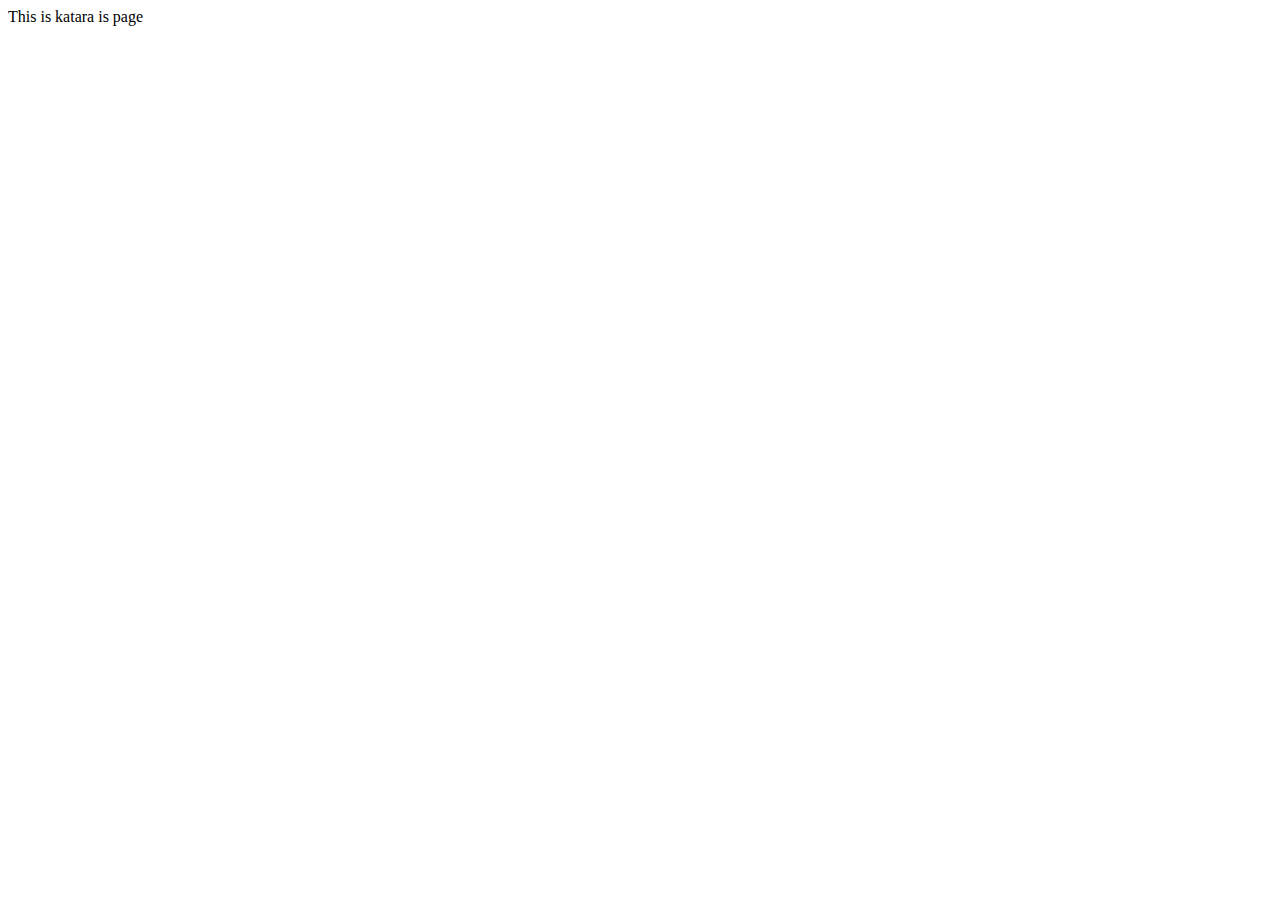
<file: pages/katara.html>
<!DOCTYPE html>
<html lang="en">
<head>
  <meta charset="UTF-8">
  <meta name="viewport" content="width=device-width, initial-scale=1.0">
  <title>Document</title>
</head>
<body>
  This is katara is page
</body>
</html>
</file>
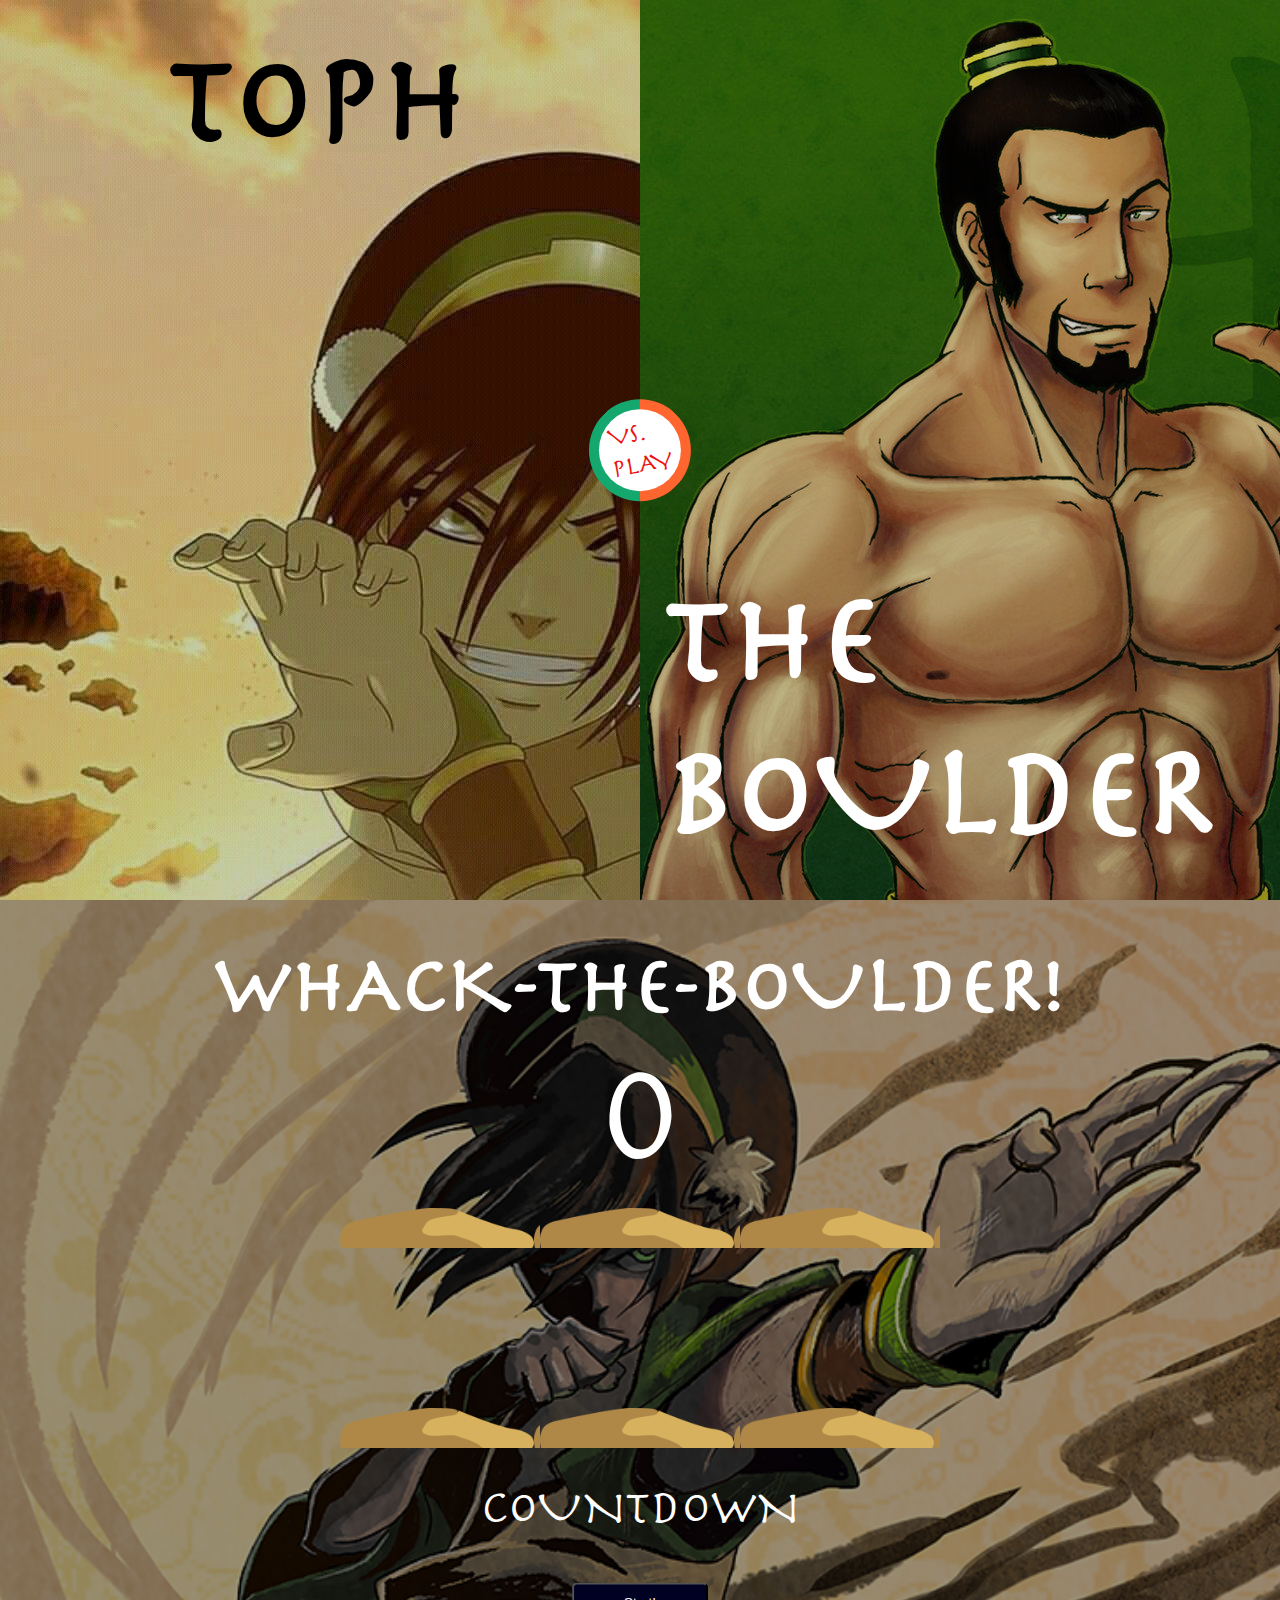
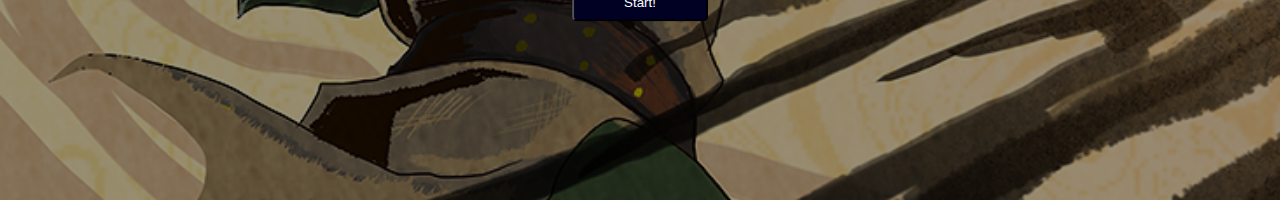
<file: pages/toph.html>
<!DOCTYPE html>
<html lang="en">
<head>
  <!-- Basic Meta -->
  <meta charset="utf-8" />
  <meta name="viewport" content="width=device-width, initial-scale=1, shrink-to-fit=no" />
  <!-- The Creater -->
  <meta name="author" content="Nairobi Sheikh" />
  <meta name="description"
    content="Avatar the last airbender, the game. A basic game where you get to paly the role of whatever avatar you choose. You go through their life experience, fight their enemies and bring peace to the villages." />

  <!-- Favicon -->
  <link rel="icon" href="../img/theFace.jpg" type="image/png" sizes="16x16" />

  <!-- CSS Link -->
  <link rel="stylesheet" href="../css/toph.css">

  <title>AvatarTheLastAirbenderTheGame</title>
</head>
<body>
  <header class="container">
    <div class="wrapper">
      <div class="sides">
        <div class="side toph">
          <h1 class="name">Toph</h1>
        </div>
        <div class="versus">
          <span><a href="#undergroundFight">VS.<br>play</a></span>
        </div>
        <div class="side theBoulder">
          <h1 class="name">The Boulder</h1>
        </div>
      </div>
    </div>
  </header>
  <main id="content">
    <section id="undergroundFight">
      <h2 class="title-main">Whack-The-Boulder!</h2>
      <div class="msg1"></div>
      <div class="msg2"></div>
      <div class="score">0</div>
      <div class="game">
        <div class="hole hole1">
          <div class="the-boulder"></div>
        </div>
        <div class="hole hole2">
          <div class="the-boulder"></div>
        </div>
        <div class="hole hole3">
          <div class="the-boulder"></div>
        </div>
        <div class="hole hole4">
          <div class="the-boulder"></div>
        </div>
        <div class="hole hole5">
          <div class="the-boulder"></div>
        </div>
        <div class="hole hole6">
          <div class="the-boulder"></div>
        </div>
      </div>
      <div class="countdown">countdown</div>
      <button class="btn">Start!</button>
    </section>
  </main>
  <script src="../script/toph.js"></script>
</body>
</html>
</file>
<file: css/toph.css>
* {
	margin: 0;
	padding: 0;
  box-sizing: border-box;
}

body {
  font-family: 'roman';
  color: #fff;
}

@font-face {
  font-family: 'roman';
  src: url(/fonts/HerculanumLTStd.otf);
}
/* Start of herder content */
.wrapper {
  height: 100%;
  overflow: hidden;
  display: flex;
  justify-content: center;
  align-items: center;
}

.sides {
  position: relative;
  animation: 0.7s customBounce ease 0.4s both;

  display: grid;
  grid-template-columns: 50vw 50vw;
}

@keyframes customBounce {
  0% {
    grid-gap: 100vw;
  }
  12% {
    grid-gap: 90vw;
  }
  24% {
    grid-gap: 57vw;
  }
  36% {
    grid-gap: 3vw;
  }
  54% {
    grid-gap: 25vw;
  }
  74% {
    grid-gap: 2.5vw;
  }
  82% {
    grid-gap: 6.25vw;
  }
  92% {
    grid-gap: .7vw;
  }
  96% {
    grid-gap: 1.5vw;
  }
  100% {
    grid-gap: 0;
  }
}

.side {
  display: flex;
  flex-direction: column;
  align-items: center;

  font-size: 5vw;
}

.toph {
  background: linear-gradient(
    to right bottom,
    rgba(0, 0, 0, 0.2),
    rgba(0, 0, 0, 0.2)), url('../img/toph.jpg');
  height: 100vh;
  color: #000;
  /* object-fit: contain; */
}

.theBoulder {
  background: linear-gradient(
    to right bottom,
    rgba(0, 0, 0, 0.2),
    rgba(0, 0, 0, 0.2)), url('../img/TheBoulder2.jpg');
  height: 100vh;
  color: #fff;
  /* object-fit: contain; */
  flex-direction: column-reverse;
}

.name {
  margin: 0.2em;
}

.versus {
  position: absolute;
  width: 8vw;
  height: 8vw;
  background: #ffffff;
  border-radius: 50%;
  left: 0;
  right: 0;
  bottom: 0;
  top: 0;
  margin: auto;
  z-index: 3;
  display: flex;
  align-items: center;
  justify-content: center;
  font-size: 2vw;
  color: #123456;
  border-width: 10px;
  border-style: solid;
  border-color: #14a76e #ff652f #ff652f #14a76e;
  transform: rotate(-45deg);
}
.versus span {
  transform: rotate(35deg);
}
a {
  text-decoration: none;
  color: rgb(236, 17, 17);
}
a:hover {
  color: #14a76e;
}
/* End of header content */

/* Start of main content */
#content {
  background-image:
    linear-gradient(
      to right bottom,
      rgba(0, 0, 0, 0.4),
      rgba(0, 0, 0, 0.4)), url(../img/tophKillerEye.jpg);
  background-size: cover;
  background-position: top bottom;
  height: 100vh;
}

.title-main {
  text-align: center;
  font-size: 5rem;
  line-height:1;
  padding-top: 3rem;
}

.score {
  font-size: 150px;
  margin-bottom: -10rem;
  text-align: center;
}

.game {
  width:600px;
  height:400px;
  display:flex;
  flex-wrap:wrap;
  margin:0 auto;
}

.hole {
  flex: 1 0 33.33%;
  overflow: hidden;
  position: relative;
}

.hole:after {
  display: block;  
  background: url('../img/sand1.png');
  background-size: contain;
  content:'';
  width: 100%;
  height:70px;
  position: absolute;
  z-index: 2;
  bottom: -30px;
}

.the-boulder {
  background: url('../img/theBoulder.png') bottom center no-repeat;
  background-size: 60%;
  position: absolute;
  top: 100%;
  width: 100%;
  height: 100%;
  transition: all 0.4s;
}

.hole.up .the-boulder {
  top:0;
}

.countdown {
  padding-top: 2rem;
  width: 100%;
  font-size: 3rem;
  text-align: center;
}

.btn {
	position: absolute;
	background: #010124;
	color: #fff;
	left: 45%;
	transform: translate(-50%, -50%);
	margin: 5%;
	padding: 10px 50px;
	border-radius: 5px;
	cursor: pointer;
	text-align: center;
}
/* End of main content */
</file>
